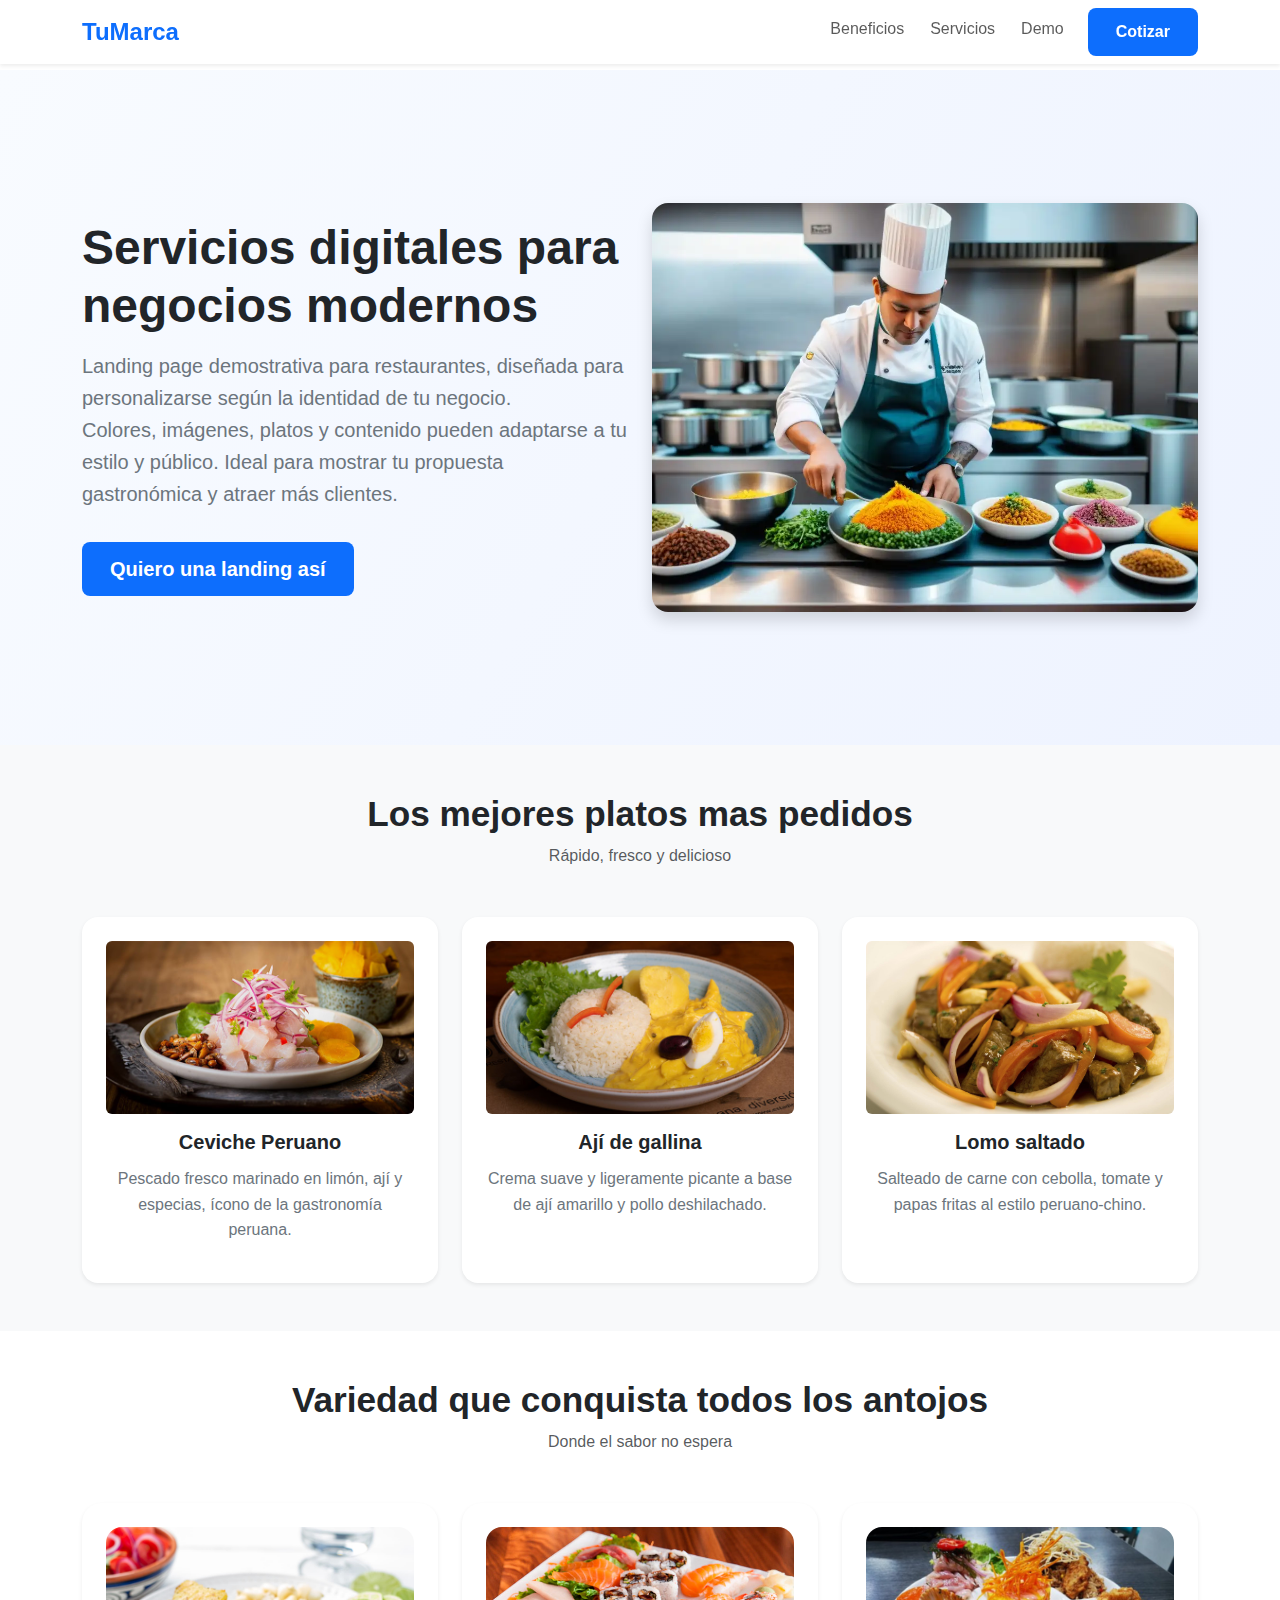
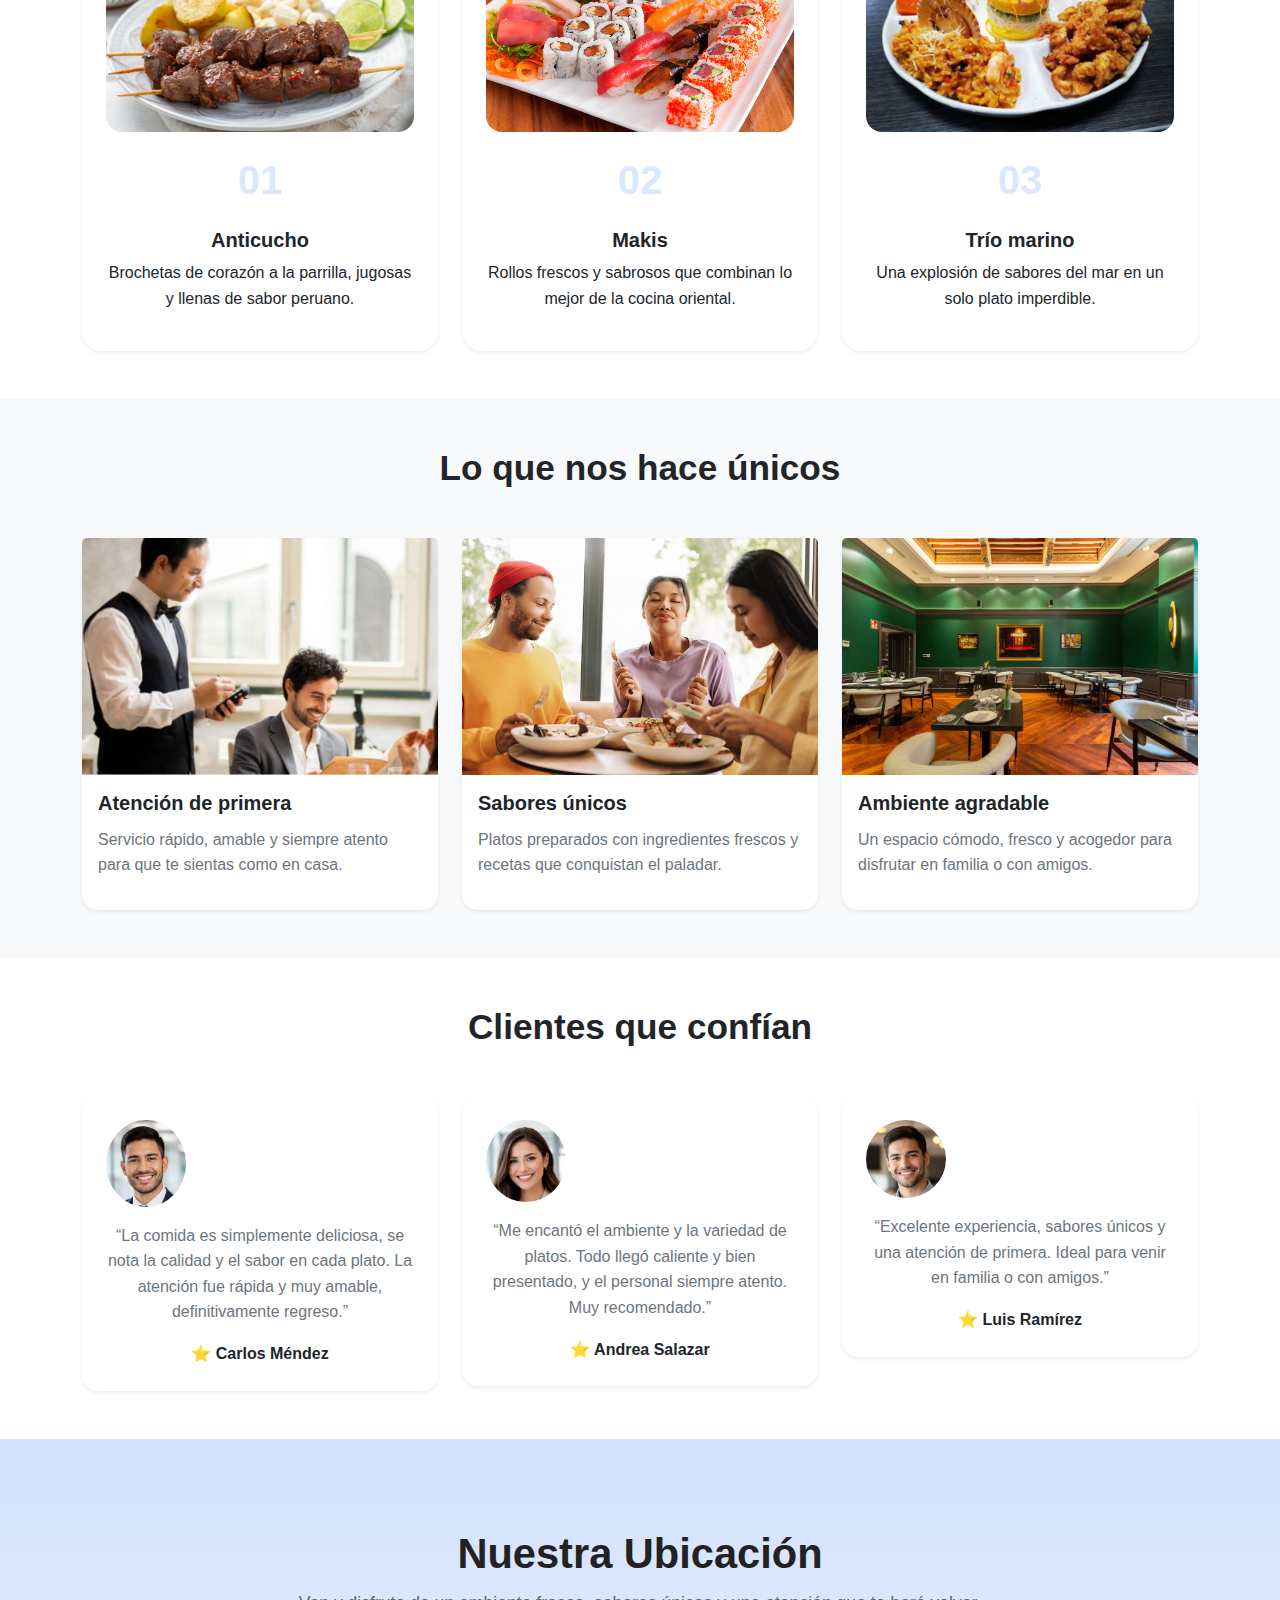
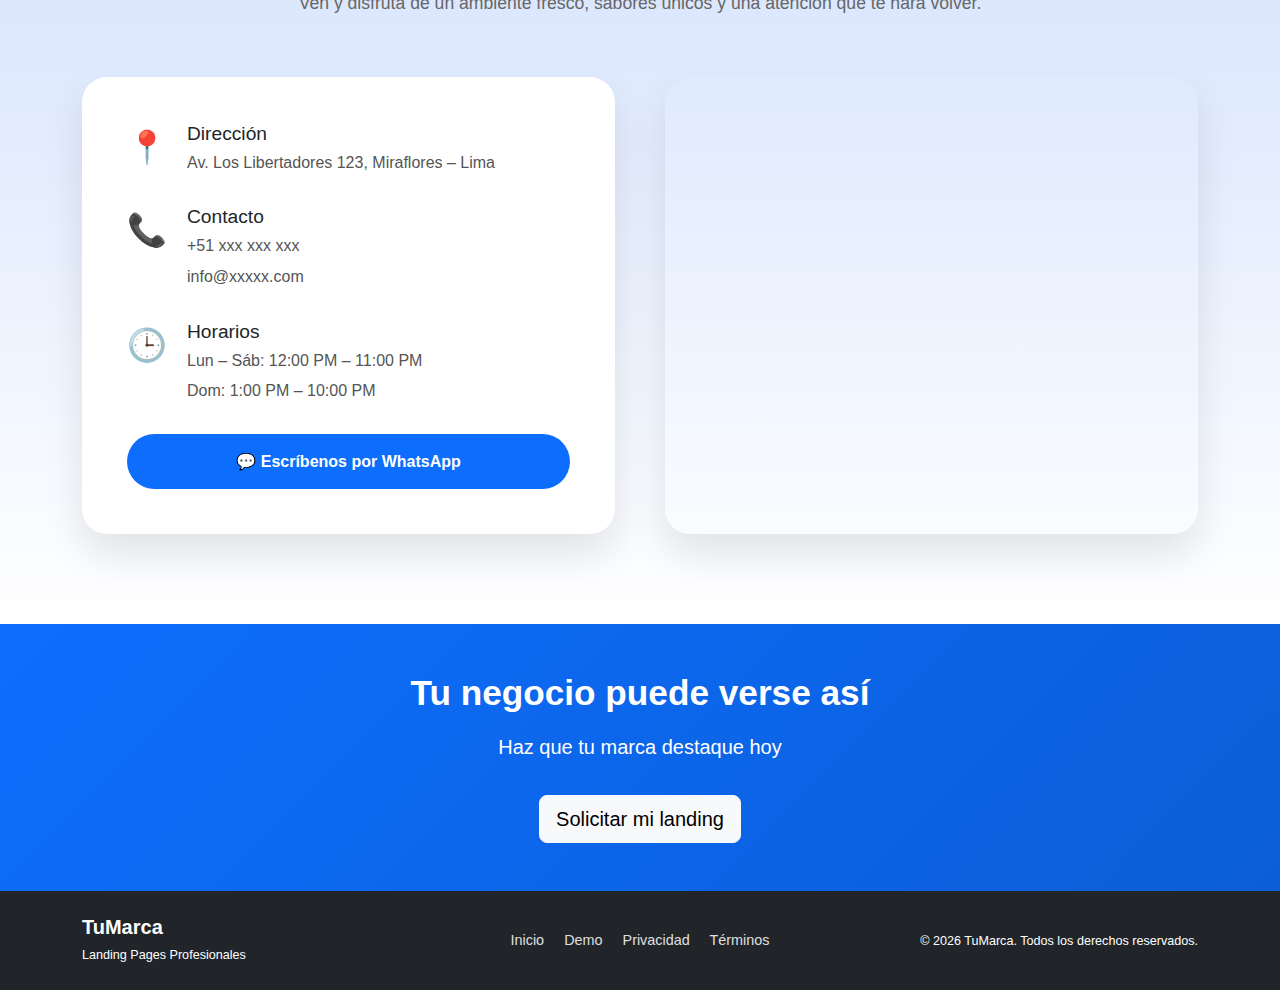
<file: pages/demo.html>
<!DOCTYPE html>
<html lang="es">
<head>
    <meta charset="UTF-8">
    <title>Demo Landing | Servicios Modernos</title>
    <meta name="viewport" content="width=device-width, initial-scale=1.0">

    <!-- SEO -->
    <meta name="description" content="Demo de landing page moderna para negocios de servicios y startups.">

    <!-- Bootstrap -->
    <link href="https://cdn.jsdelivr.net/npm/bootstrap@5.3.2/dist/css/bootstrap.min.css" rel="stylesheet">

    <!-- CSS propio -->
    <link rel="stylesheet" href="../assets/css/style.css">
</head>
<body>

<!-- HEADER -->
<div id="header"></div>

<!-- ================= HERO ================= -->
<section class="hero d-flex align-items-center">
    <div class="container">
        <div class="row align-items-center">
            <div class="col-lg-6 text-center text-lg-start">
                <h1 class="fw-bold display-5">
                    Servicios digitales para negocios modernos
                </h1>
                <p class="lead mt-3">
                    Landing page demostrativa para restaurantes, diseñada para personalizarse según la identidad de tu negocio.<br>
Colores, imágenes, platos y contenido pueden adaptarse a tu estilo y público.
Ideal para mostrar tu propuesta gastronómica y atraer más clientes.
                </p>
                <a href="../index.html#contacto" class="btn btn-primary btn-lg mt-3">
                    Quiero una landing así
                </a>
            </div>

            <div class="col-lg-6 text-center mt-4 mt-lg-0">
                <img src="../assets/img/hero-services.jpg" class="img-fluid rounded-4 shadow"
                     alt="Servicios modernos">
            </div>
        </div>
    </div>
</section>

<!-- ================= BENEFICIOS ================= -->
<section class="py-5 bg-light">
    <div class="container">
        <div class="text-center mb-5">
            <h2 class="fw-bold">Los mejores platos mas pedidos</h2>
            <p class="text-muted">Rápido, fresco y delicioso</p>
        </div>

        <div class="row g-4">
            <div class="col-md-4">
                <div class="card h-100 p-4 text-center shadow-sm">
                    <img src="../assets/img/benefit-1.jpg" class="img-fluid rounded mb-3" alt="">
                    <h5 class="fw-bold">Ceviche Peruano</h5>
                    <p>Pescado fresco marinado en limón, ají y especias, ícono de la gastronomía peruana.</p>
                </div>
            </div>

            <div class="col-md-4">
                <div class="card h-100 p-4 text-center shadow-sm">
                    <img src="../assets/img/benefit-2.jpg" class="img-fluid rounded mb-3" alt="">
                    <h5 class="fw-bold">Ají de gallina</h5>
                    <p>Crema suave y ligeramente picante a base de ají amarillo y pollo deshilachado.</p>
                </div>
            </div>

            <div class="col-md-4">
                <div class="card h-100 p-4 text-center shadow-sm">
                    <img src="../assets/img/benefit-3.jpg" class="img-fluid rounded mb-3" alt="">
                    <h5 class="fw-bold">Lomo saltado</h5>
                    <p>Salteado de carne con cebolla, tomate y papas fritas al estilo peruano-chino.</p>
                </div>
            </div>
        </div>
    </div>
</section>

<!-- ================= COMO TRABAJAMOS ================= -->
<section class="py-5">
    <div class="container">
        <div class="text-center mb-5">
            <h2 class="fw-bold">Variedad que conquista todos los antojos</h2>
            <p class="text-muted">Donde el sabor no espera</p>
        </div>

        <div class="row g-4">

            <!-- Paso 1 -->
            <div class="col-md-4">
                <div class="process-card h-100 text-center p-4 shadow-sm">
                    <img src="../assets/img/process-1.jpg" class="img-fluid rounded-4 mb-3" alt="">
                    <span class="process-number">01</span>
                    <h5 class="fw-bold mt-3">Anticucho</h5>
                    <p>
                        Brochetas de corazón a la parrilla, jugosas y llenas de sabor peruano.
                    </p>
                </div>
            </div>

            <!-- Paso 2 -->
            <div class="col-md-4">
                <div class="process-card h-100 text-center p-4 shadow-sm">
                    <img src="../assets/img/process-2.jpg" class="img-fluid rounded-4 mb-3" alt="">
                    <span class="process-number">02</span>
                    <h5 class="fw-bold mt-3">Makis</h5>
                    <p>
                        Rollos frescos y sabrosos que combinan lo mejor de la cocina oriental.
                    </p>
                </div>
            </div>

            <!-- Paso 3 -->
            <div class="col-md-4">
                <div class="process-card h-100 text-center p-4 shadow-sm">
                    <img src="../assets/img/process-3.png" class="img-fluid rounded-4 mb-3" alt="">
                    <span class="process-number">03</span>
                    <h5 class="fw-bold mt-3">Trío marino</h5>
                    <p>
                        Una explosión de sabores del mar en un solo plato imperdible.
                    </p>
                </div>
            </div>

        </div>
    </div>
</section>

<!-- ================= SERVICIOS ================= -->
<section class="py-5 bg-light">
    <div class="container">
        <div class="text-center mb-5">
            <h2 class="fw-bold">Lo que nos hace únicos</h2>
        </div>

        <div class="row g-4">
            <div class="col-md-4">
                <div class="card h-100 shadow-sm">
                    <img src="../assets/img/service-1.jpg" class="card-img-top" alt="">
                    <div class="card-body">
                        <h5 class="fw-bold">Atención de primera</h5>
                        <p>Servicio rápido, amable y siempre atento para que te sientas como en casa.</p>
                    </div>
                </div>
            </div>

            <div class="col-md-4">
                <div class="card h-100 shadow-sm">
                    <img src="../assets/img/service-2.jpg" class="card-img-top" alt="">
                    <div class="card-body">
                        <h5 class="fw-bold">Sabores únicos</h5>
                        <p>Platos preparados con ingredientes frescos y recetas que conquistan el paladar.</p>
                    </div>
                </div>
            </div>

            <div class="col-md-4">
                <div class="card h-100 shadow-sm">
                    <img src="../assets/img/service-3.jpg" class="card-img-top" alt="">
                    <div class="card-body">
                        <h5 class="fw-bold">Ambiente agradable</h5>
                        <p>Un espacio cómodo, fresco y acogedor para disfrutar en familia o con amigos.</p>
                    </div>
                </div>
            </div>
        </div>
    </div>
</section>

<!-- ================= TESTIMONIOS ================= -->
<section class="py-5">
    <div class="container">
        <div class="text-center mb-5">
            <h2 class="fw-bold">Clientes que confían</h2>
        </div>

        <div class="row g-4">
            <div class="col-md-4">
                <div class="card p-4 shadow-sm text-center">
                    <img src="../assets/img/client-1.png" class="rounded-circle mb-3" width="80" alt="">
                    <p>“La comida es simplemente deliciosa, se nota la calidad y el sabor en cada plato. La atención fue rápida y muy amable, definitivamente regreso.”</p>
                    <strong>⭐ Carlos Méndez</strong>
                </div>
            </div>

            <div class="col-md-4">
                <div class="card p-4 shadow-sm text-center">
                    <img src="../assets/img/client-2.png" class="rounded-circle mb-3" width="80" alt="">
                    <p>“Me encantó el ambiente y la variedad de platos. Todo llegó caliente y bien presentado, y el personal siempre atento. Muy recomendado.”</p>
                    <strong>⭐ Andrea Salazar</strong>
                </div>
            </div>

            <div class="col-md-4">
                <div class="card p-4 shadow-sm text-center">
                    <img src="../assets/img/client-3.png" class="rounded-circle mb-3" width="80" alt="">
                    <p>“Excelente experiencia, sabores únicos y una atención de primera. Ideal para venir en familia o con amigos.”</p>
                    <strong>⭐ Luis Ramírez</strong>
                </div>
            </div>
        </div>
    </div>
</section>


<!-- ================= MAPA ================= -->

<section class="ubicacion-visual">
  <div class="container">
    <h2 class="section-title">Nuestra Ubicación</h2>
    <p class="section-subtitle">
      Ven y disfruta de un ambiente fresco, sabores únicos y una atención que te hará volver.
    </p>

    <div class="ubicacion-cards">
      <!-- Card Info -->
      <div class="card-info">
        <div class="info-item">
          <span class="icon">📍</span>
          <div>
            <h4>Dirección</h4>
            <p>Av. Los Libertadores 123, Miraflores – Lima</p>
          </div>
        </div>

        <div class="info-item">
          <span class="icon">📞</span>
          <div>
            <h4>Contacto</h4>
            <p>+51 xxx xxx xxx </p>
            <p>info@xxxxx.com</p>
          </div>
        </div>

        <div class="info-item">
          <span class="icon">🕒</span>
          <div>
            <h4>Horarios</h4>
            <p>Lun – Sáb: 12:00 PM – 11:00 PM</p>
            <p>Dom: 1:00 PM – 10:00 PM</p>
          </div>
        </div>

        <a href="https://wa.me/51987654321" target="_blank" class="btn-whatsapp">
          💬 Escríbenos por WhatsApp
        </a>
      </div>

      <!-- Card Mapa -->
      <div class="card-mapa">
        <iframe
          src="https://www.google.com/maps?q=Miraflores%20Lima%20Peru&output=embed"
          loading="lazy"
          allowfullscreen>
        </iframe>
      </div>
    </div>
  </div>
</section>

<!-- ================= CTA FINAL ================= -->


<section class="py-5 bg-primary text-white text-center">
    <div class="container">
        <h2 class="fw-bold">Tu negocio puede verse así</h2>
        <p class="lead mt-3">Haz que tu marca destaque hoy</p>
        <a href="../index.html#contacto" class="btn btn-light btn-lg mt-3">
            Solicitar mi landing
        </a>
    </div>
</section>

<!-- FOOTER -->
<div id="footer"></div>

<!-- Bootstrap JS -->
<script src="https://cdn.jsdelivr.net/npm/bootstrap@5.3.2/dist/js/bootstrap.bundle.min.js"></script>

<!-- JS propio -->
<script src="../assets/js/main.js"></script>

<!-- LOAD HEADER & FOOTER -->
<script>
    fetch("../includes/header.html")
        .then(res => res.text())
        .then(data => document.getElementById("header").innerHTML = data);

    fetch("../includes/footer.html")
        .then(res => res.text())
        .then(data => document.getElementById("footer").innerHTML = data);
</script>

</body>
</html>
</file>
<file: assets/css/style.css>
/* ===============================
   VARIABLES
================================ */
:root {
    --primary: #0d6efd;
    --dark: #212529;
    --light: #f8f9fa;
    --gray: #6c757d;
    --bg-soft: #f5f7fb;
}

/* ===============================
   RESET BÁSICO
================================ */
* {
    margin: 0;
    padding: 0;
    box-sizing: border-box;
}

html {
    scroll-behavior: smooth;
}

body {
    font-family: 'Segoe UI', Roboto, Arial, sans-serif;
    color: var(--dark);
    background-color: #ffffff;
    line-height: 1.6;
    padding-top: 70px; /* navbar fixed */
}

/* ===============================
   NAVBAR
================================ */
.navbar {
    transition: all 0.3s ease;
    margin-bottom: 0 !important;
}

.navbar-brand {
    font-size: 1.5rem;
    color: var(--primary) !important;
}

.nav-link {
    font-weight: 500;
    margin-left: 10px;
}

.nav-link:hover {
    color: var(--primary) !important;
}
/* ===============================
   HERO (General para todas las páginas)
================================ */
.hero {
    min-height: 75vh;
    padding: 75px 0; /* Relleno estándar */
    background: linear-gradient(120deg, #f8fbff, #eef3ff);
    display: flex;
    align-items: center;
}

.hero h1 {
    color: var(--dark);
}

.hero p {
    color: var(--gray);
}

/* ===============================
   HERO INDEX (Optimizado y Responsive)
================================ */
#hero-index {
    width: 100%;
   
    margin-top: 0 !important;
   
    background-image: url('../img/banner_principal.png');
    background-repeat: no-repeat;
    background-color: #f8fbff;
    background-size: contain;
    background-position: center top;
    display: flex;
    align-items: center;
}


.btns-group {
    display: flex;
    gap: 15px; /* Espacio entre botones */
}

/* Texto alineado a la izquierda en PC */
#hero-index h1 {
    color: #333;
    max-width: 500px;
    text-align: left;
}

#hero-index p {
    color: #555;
    max-width: 450px;
    text-align: left;
}

/* AJUSTES PARA TABLETS */
@media (max-width: 1200px) {
    #hero-index {
        min-height: 500px;
        background-size: 55%; /* La imagen se ajusta para no tapar el texto */
    }
}

/* AJUSTES PARA MÓVILES (Celulares) */
@media (max-width: 991px) {
    #hero-index {
        background-image: none; /* Quitamos el fondo para usar la imagen de arriba */
        min-height: auto;
        padding: 100px 0 50px 0;
        text-align: center;
    }

    /* CAPA CLARA: Solo se activa en móviles para facilitar la lectura */


    .btns-group {
        flex-direction: column; /* Uno sobre otro */
        align-items: center;
        gap: 20px; /* Más espacio entre ellos */
        margin-top: 30px !important;
    }

    .btns-group .btn {
        width: 100%;
        max-width: 280px; /* Para que no sean gigantes */
    }


    #hero-index .col-lg-6 {
        background-color: rgba(255, 255, 255, 0.9); 
        padding: 30px 20px;
        border-radius: 20px;
        margin: 10px auto;
        display: block;
        width: 90%;
    }
    
    #hero-index h1, #hero-index p {
        text-align: center !important; 
        margin-left: auto;
        margin-right: auto;
    }

   #hero-index h1 {
        font-size: 1.8rem;
        margin-bottom: 15px;
    }
}
/* ===============================
   BOTONES
================================ */
.btn-primary {
    background-color: var(--primary);
    border: none;
    padding: 12px 28px;
    font-weight: 600;
    border-radius: 8px;
}

.btn-primary:hover {
    background-color: #0b5ed7;
}

.btn-outline-secondary {
    padding: 12px 28px;
    border-radius: 8px;
    font-weight: 600;
}

/* ===============================
   SECCIONES
================================ */
section {
    position: relative;
}

section h2 {
    font-size: 2.2rem;
}

section p {
    font-size: 1rem;
}

/* ===============================
   CARDS
================================ */
.card {
    border: none;
    border-radius: 16px;
    transition: all 0.3s ease;
}

.card:hover {
    transform: translateY(-8px);
    box-shadow: 0 15px 30px rgba(0, 0, 0, 0.08);
}

.card h5 {
    margin-bottom: 12px;
}

.card p {
    color: var(--gray);
}

/* ===============================
   CTA
================================ */
.bg-primary {
    background: linear-gradient(135deg, #0d6efd, #0b5ed7);
}

.bg-primary h2,
.bg-primary p {
    color: #ffffff;
}

/* ===============================
   FORMULARIO
================================ */
form .form-control {
    border-radius: 10px;
    padding: 12px;
    border: 1px solid #ced4da;
}

form .form-control:focus {
    border-color: var(--primary);
    box-shadow: 0 0 0 0.2rem rgba(13, 110, 253, 0.2);
}

/* ===============================
   FOOTER
================================ */
footer {
    font-size: 0.9rem;
}

footer a {
    text-decoration: none;
    opacity: 0.85;
}

footer a:hover {
    opacity: 1;
    text-decoration: underline;
}

/* ===============================
   ANIMACIONES JS
================================ */
.reveal {
    animation: fadeUp 0.8s ease forwards;
}

@keyframes fadeUp {
    from {
        opacity: 0;
        transform: translateY(40px);
    }
    to {
        opacity: 1;
        transform: translateY(0);
    }
}

.btn-loading {
    pointer-events: none;
    opacity: 0.8;
}


/* ===============================
   WHATSAPP FLOAT BUTTON
================================ */
.whatsapp-float {
    position: fixed;
    width: 58px;
    height: 58px;
    bottom: 20px;
    right: 20px;
    background-color: #25d366;
    color: #fff;
    border-radius: 50%;
    text-align: center;
    font-size: 30px;
    box-shadow: 0 4px 12px rgba(0,0,0,0.2);
    z-index: 999;
    display: flex;
    align-items: center;
    justify-content: center;
    transition: all 0.3s ease;
}

.whatsapp-float:hover {
    transform: scale(1.1);
    background-color: #20b954;
    color: #fff;
}

.whatsapp-float img {
    width: 30px;
    height: 30px;
}


.process-card {
    border-radius: 20px;
    transition: transform 0.3s ease, box-shadow 0.3s ease;
    background: #ffffff;
}

.process-card:hover {
    transform: translateY(-8px);
    box-shadow: 0 15px 35px rgba(0,0,0,0.12);
}

.process-number {
    display: inline-block;
    font-size: 2.5rem;
    font-weight: 800;
    color: #0d6efd;
    opacity: 0.15;
}


/* ===============================
   UBICACIÓN
================================ */
/* ===============================
   UBICACIÓN VISUAL PREMIUM
================================ */
.ubicacion-visual {
  background: linear-gradient(180deg, #d2e1fd, #ffffff);
  padding: 90px 20px;
}

.section-title {
  text-align: center;
  font-size: 2.6rem;
  font-weight: 700;
  margin-bottom: 10px;
  color: #222;
}

.section-subtitle {
  text-align: center;
  max-width: 720px;
  margin: 0 auto 60px auto;
  font-size: 1.1rem;
  color: #666;
  line-height: 1.6;
}

.ubicacion-cards {
  display: grid;
  grid-template-columns: 1fr 1fr;
  gap: 50px;
  align-items: stretch;
}

.card-info {
  background: #ffffff;
  padding: 45px;
  border-radius: 25px;
  box-shadow: 0 20px 40px rgba(0,0,0,0.1);
  display: flex;
  flex-direction: column;
  gap: 30px;
  animation: fadeUp 0.8s ease;
}

.info-item {
  display: flex;
  gap: 20px;
  align-items: flex-start;
}

.info-item .icon {
  font-size: 2rem;
}

.info-item h4 {
  margin: 0;
  font-size: 1.2rem;
}

.info-item p {
  margin: 5px 0 0;
  color: #555;
}

.btn-whatsapp {
  margin-top: auto;
  display: inline-block;
  background: #0d6efd;
  color: #fff;
  text-align: center;
  padding: 15px;
  border-radius: 50px;
  font-weight: 600;
  text-decoration: none;
  transition: transform 0.3s, box-shadow 0.3s;
}

.btn-whatsapp:hover {
  transform: translateY(-3px);
  box-shadow: 0 10px 25px rgba(37,211,102,0.4);
}

.card-mapa {
  border-radius: 25px;
  overflow: hidden;
  box-shadow: 0 20px 40px rgba(0,0,0,0.1);
  animation: fadeUp 1s ease;
}

.card-mapa iframe {
  width: 100%;
  height: 100%;
  min-height: 420px;
  border: 0;
}

.arrow {
    transition: transform 0.3s ease;
}

/* Cuando el collapse está abierto */
button[aria-expanded="true"] .arrow {
    transform: rotate(180deg);
}

/* Animación */
@keyframes fadeUp {
  from {
    opacity: 0;
    transform: translateY(30px);
  }
  to {
    opacity: 1;
    transform: translateY(0);
  }
}



/* ===============================
   RESPONSIVE
================================ */
@media (max-width: 991px) {
    .hero {
        text-align: center;
    }
}

@media (max-width: 900px) {
  .ubicacion-cards {
    grid-template-columns: 1fr;
  }
}

@media (max-width: 576px) {
    h1 {
        font-size: 2rem;
    }

    section h2 {
        font-size: 1.8rem;
    }
}
</file>
